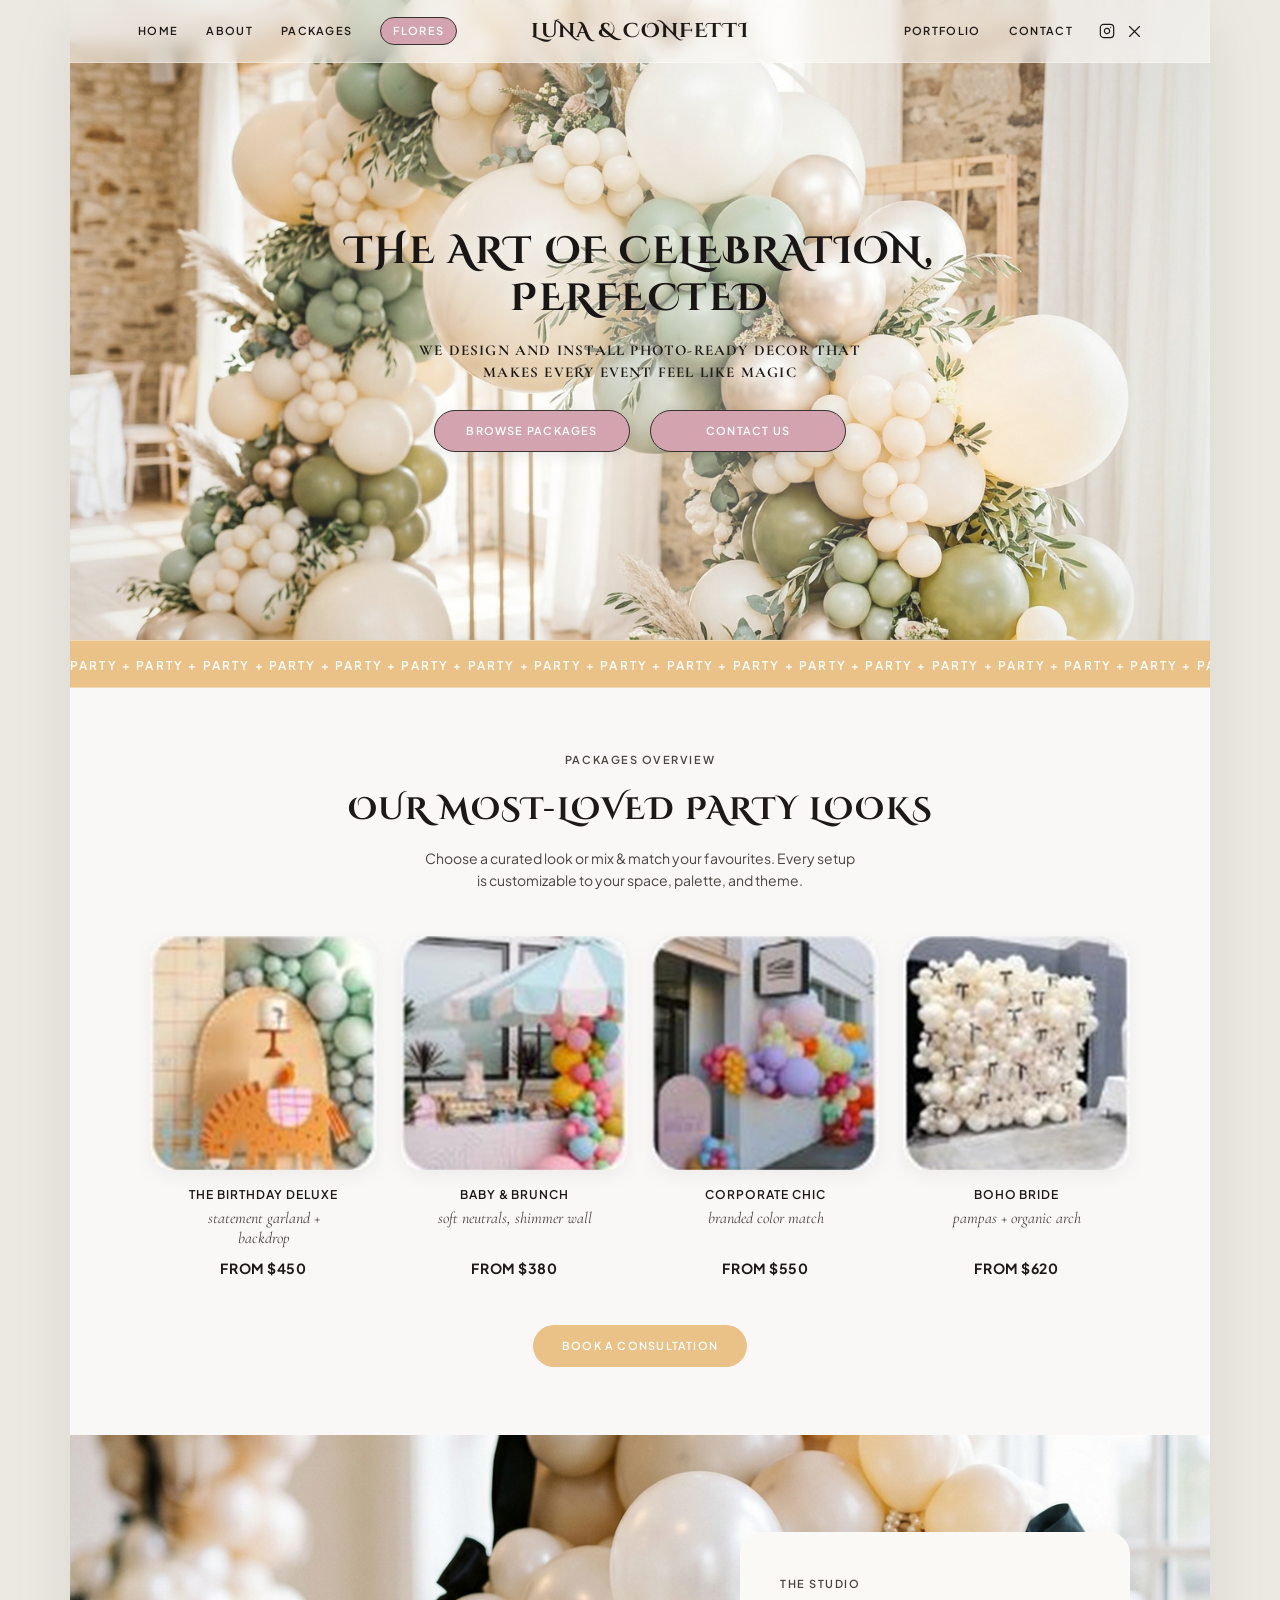
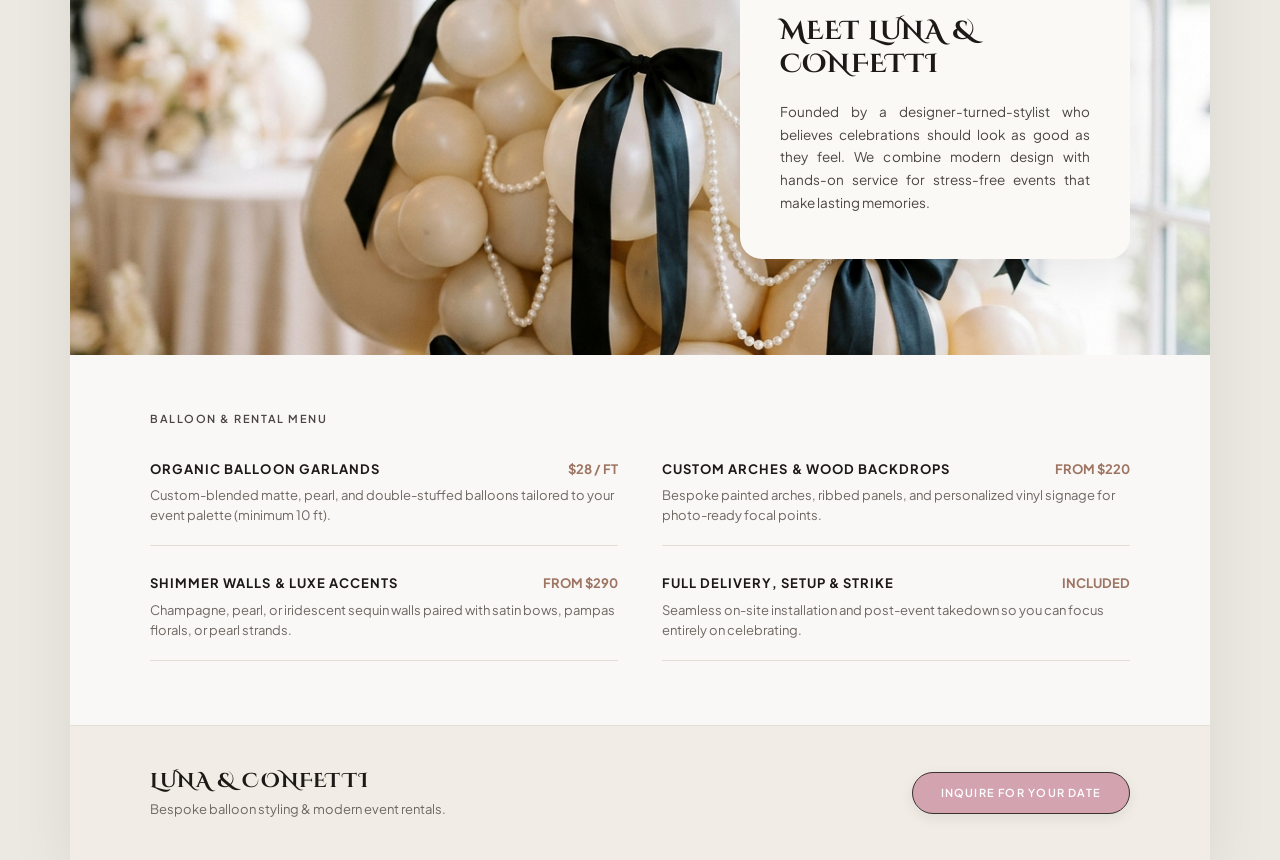
<file: index.html>
<!DOCTYPE html>
<html lang="en">
<head>
  <meta charset="UTF-8">
  <meta name="viewport" content="width=device-width, initial-scale=1.0">
  <title>Luna &amp; Confetti — The Art of Celebration, Perfected</title>
  <!-- Google Fonts for Editorial High-Contrast Serif & Clean Geometric Sans -->
  <link rel="preconnect" href="https://fonts.googleapis.com">
  <link rel="preconnect" href="https://fonts.gstatic.com" crossorigin>
  <link href="https://fonts.googleapis.com/css2?family=Cinzel+Decorative:wght@700&family=Cormorant+Garamond:ital,wght@0,500;0,600;0,700;1,400;1,500&family=Plus+Jakarta+Sans:wght@400;500;600;700&display=swap" rel="stylesheet">
  <link rel="stylesheet" href="style.css">
</head>
<body>

  <div class="page-wrapper">

    <!-- =================================================================
         1. HERO SECTION + TRANSLUCENT TOP NAVBAR
         ================================================================= -->
    <section class="hero-section" id="home">
      <header class="site-header">
        <div class="header-inner">
          <nav class="nav-left" aria-label="Primary Left Navigation">
            <a href="#home">HOME</a>
            <a href="#about">ABOUT</a>
            <a href="#packages">PACKAGES</a>
            <a href="flores.html" class="nav-flowers-link">FLORES</a>
          </nav>

          <a href="#home" class="brand-logo">LUNA &amp; CONFETTI</a>

          <div class="nav-right">
            <nav class="nav-links-right" aria-label="Primary Right Navigation">
              <a href="#menu">PORTFOLIO</a>
              <a href="#contact">CONTACT</a>
            </nav>
            <div class="social-icons">
              <!-- Instagram Icon -->
              <a href="https://instagram.com" target="_blank" rel="noopener" aria-label="Instagram" class="icon-link">
                <svg viewBox="0 0 24 24" width="16" height="16" fill="none" stroke="currentColor" stroke-width="1.8" stroke-linecap="round" stroke-linejoin="round">
                  <rect x="2" y="2" width="20" height="20" rx="5" ry="5"></rect>
                  <path d="M16 11.37A4 4 0 1 1 12.63 8 4 4 0 0 1 16 11.37z"></path>
                  <line x1="17.5" y1="6.5" x2="17.51" y2="6.5"></line>
                </svg>
              </a>
              <!-- X / Twitter Icon -->
              <a href="https://x.com" target="_blank" rel="noopener" aria-label="X" class="icon-link">
                <svg viewBox="0 0 24 24" width="15" height="15" fill="none" stroke="currentColor" stroke-width="1.8" stroke-linecap="round" stroke-linejoin="round">
                  <path d="M4 4l16 16M20 4L4 20"></path>
                </svg>
              </a>
            </div>
          </div>
        </div>
      </header>

      <div class="hero-content">
        <h1 class="hero-title">
          THE ART OF CELEBRATION,<br>
          PERFECTED
        </h1>
        <p class="hero-subtitle">
          WE DESIGN AND INSTALL PHOTO-READY DECOR THAT<br>
          MAKES EVERY EVENT FEEL LIKE MAGIC
        </p>
        <div class="hero-buttons">
          <a href="#packages" class="btn-pill btn-rose">BROWSE PACKAGES</a>
          <a href="#contact" class="btn-pill btn-rose">CONTACT US</a>
        </div>
      </div>
    </section>

    <!-- =================================================================
         2. GOLD TICKER / MARQUEE BANNER
         ================================================================= -->
    <div class="marquee-bar" aria-label="Party Marquee">
      <div class="marquee-track">
        <span>PARTY + PARTY + PARTY + PARTY + PARTY + PARTY + PARTY + PARTY + PARTY + PARTY + PARTY + PARTY + PARTY + PARTY + PARTY + PARTY + </span>
        <span aria-hidden="true">PARTY + PARTY + PARTY + PARTY + PARTY + PARTY + PARTY + PARTY + PARTY + PARTY + PARTY + PARTY + PARTY + PARTY + PARTY + PARTY + </span>
      </div>
    </div>

    <!-- =================================================================
         3. PACKAGES OVERVIEW ("OUR MOST-LOVED PARTY LOOKS")
         ================================================================= -->
    <section class="packages-section" id="packages">
      <div class="section-container">
        <p class="eyebrow">PACKAGES OVERVIEW</p>
        <h2 class="section-title">OUR MOST-LOVED PARTY LOOKS</h2>
        <p class="section-subtitle">
          Choose a curated look or mix &amp; match your favourites. Every setup<br>
          is customizable to your space, palette, and theme.
        </p>

        <div class="packages-grid">
          <!-- Card 1 -->
          <article class="package-card">
            <div class="card-image-wrap">
              <img src="assets/card-1.jpg" alt="The Birthday Deluxe — statement garland and backdrop">
            </div>
            <h3 class="card-title">THE BIRTHDAY DELUXE</h3>
            <p class="card-desc">statement garland +<br>backdrop</p>
            <p class="card-price">FROM $450</p>
          </article>

          <!-- Card 2 -->
          <article class="package-card">
            <div class="card-image-wrap">
              <img src="assets/card-2.jpg" alt="Baby & Brunch — soft neutrals, shimmer wall">
            </div>
            <h3 class="card-title">BABY &amp; BRUNCH</h3>
            <p class="card-desc">soft neutrals, shimmer wall</p>
            <p class="card-price">FROM $380</p>
          </article>

          <!-- Card 3 -->
          <article class="package-card">
            <div class="card-image-wrap">
              <img src="assets/card-3.jpg" alt="Corporate Chic — branded color match">
            </div>
            <h3 class="card-title">CORPORATE CHIC</h3>
            <p class="card-desc">branded color match</p>
            <p class="card-price">FROM $550</p>
          </article>

          <!-- Card 4 -->
          <article class="package-card">
            <div class="card-image-wrap">
              <img src="assets/card-4.jpg" alt="Boho Bride — pampas + organic arch">
            </div>
            <h3 class="card-title">BOHO BRIDE</h3>
            <p class="card-desc">pampas + organic arch</p>
            <p class="card-price">FROM $620</p>
          </article>
        </div>

        <div class="packages-cta">
          <a href="#contact" class="btn-pill btn-gold">BOOK A CONSULTATION</a>
        </div>
      </div>
    </section>

    <!-- =================================================================
         4. THE STUDIO ("MEET LUNA & CONFETTI")
         ================================================================= -->
    <section class="studio-section" id="about">
      <div class="studio-container">
        <div class="studio-card">
          <p class="eyebrow studio-eyebrow">THE STUDIO</p>
          <h2 class="studio-title">
            MEET LUNA &amp;<br>
            CONFETTI
          </h2>
          <p class="studio-text">
            Founded by a designer-turned-stylist who believes celebrations should look as good as they feel. We combine modern design with hands-on service for stress-free events that make lasting memories.
          </p>
        </div>
      </div>
    </section>

    <!-- =================================================================
         5. BALLOON & RENTAL MENU + FOOTER
         ================================================================= -->
    <section class="rental-menu-section" id="menu">
      <div class="section-container">
        <p class="eyebrow eyebrow-left">BALLOON &amp; RENTAL MENU</p>

        <div class="rental-grid">
          <div class="rental-item">
            <div class="rental-header">
              <h4>ORGANIC BALLOON GARLANDS</h4>
              <span class="rental-price">$28 / FT</span>
            </div>
            <p>Custom-blended matte, pearl, and double-stuffed balloons tailored to your event palette (minimum 10 ft).</p>
          </div>

          <div class="rental-item">
            <div class="rental-header">
              <h4>CUSTOM ARCHES &amp; WOOD BACKDROPS</h4>
              <span class="rental-price">FROM $220</span>
            </div>
            <p>Bespoke painted arches, ribbed panels, and personalized vinyl signage for photo-ready focal points.</p>
          </div>

          <div class="rental-item">
            <div class="rental-header">
              <h4>SHIMMER WALLS &amp; LUXE ACCENTS</h4>
              <span class="rental-price">FROM $290</span>
            </div>
            <p>Champagne, pearl, or iridescent sequin walls paired with satin bows, pampas florals, or pearl strands.</p>
          </div>

          <div class="rental-item">
            <div class="rental-header">
              <h4>FULL DELIVERY, SETUP &amp; STRIKE</h4>
              <span class="rental-price">INCLUDED</span>
            </div>
            <p>Seamless on-site installation and post-event takedown so you can focus entirely on celebrating.</p>
          </div>
        </div>
      </div>
    </section>

    <footer class="site-footer" id="contact">
      <div class="section-container footer-inner">
        <div class="footer-brand">
          <span class="brand-logo">LUNA &amp; CONFETTI</span>
          <p>Bespoke balloon styling &amp; modern event rentals.</p>
        </div>
        <div class="footer-actions">
          <a href="mailto:hello@lunaandconfetti.com" class="btn-pill btn-rose">INQUIRE FOR YOUR DATE</a>
        </div>
      </div>
    </footer>

  </div>

</body>
</html>
</file>
<file: style.css>
/* ==========================================================================
   LUNA & CONFETTI — LUXURY EVENT & BALLOON STYLING TEMPLATE
   ========================================================================== */

:root {
  --bg-ivory: #f9f8f6;
  --bg-card: #faf9f6;
  --text-dark: #1c1917;
  --text-body: #4a4541;
  --text-muted: #6e6762;
  --rose-pill: #d4a3b0;
  --rose-pill-hover: #c58f9d;
  --gold-bar: #eac288;
  --gold-hover: #dfb373;
  --border-dark: #3a322e;
  --font-display: "Cinzel Decorative", "Cormorant Garamond", Georgia, serif;
  --font-serif: "Cormorant Garamond", Georgia, serif;
  --font-sans: "Plus Jakarta Sans", -apple-system, BlinkMacSystemFont, "Segoe UI", Roboto, sans-serif;
}

*,
*::before,
*::after {
  box-sizing: border-box;
  margin: 0;
  padding: 0;
}

html {
  scroll-behavior: smooth;
}

body {
  background-color: #ece9e2;
  color: var(--text-dark);
  font-family: var(--font-sans);
  -webkit-font-smoothing: antialiased;
  line-height: 1.5;
}

a {
  color: inherit;
  text-decoration: none;
  transition: all 0.25s ease;
}

img {
  max-width: 100%;
  display: block;
}

/* Central container matching the editorial presentation */
.page-wrapper {
  max-width: 1140px;
  margin: 0 auto;
  background-color: var(--bg-ivory);
  box-shadow: 0 20px 60px rgba(0, 0, 0, 0.08);
  overflow: hidden;
}

/* ==========================================================================
   1. HERO SECTION & TRANSLUCENT NAVBAR
   ========================================================================== */
.hero-section {
  position: relative;
  min-height: 640px;
  background-color: #dfd9cc;
  background-image:
    radial-gradient(circle at 50% 54%, rgba(255, 253, 248, 0.45) 0%, rgba(255, 253, 248, 0.12) 55%, rgba(0, 0, 0, 0.08) 100%),
    url("assets/hero-balloons.jpg");
  background-size: cover;
  background-position: center;
  display: flex;
  flex-direction: column;
  justify-content: center;
  align-items: center;
  text-align: center;
  padding: 110px 24px 70px;
}

.site-header {
  position: absolute;
  top: 0;
  left: 0;
  right: 0;
  z-index: 20;
  background: rgba(252, 250, 246, 0.58);
  backdrop-filter: blur(8px);
  -webkit-backdrop-filter: blur(8px);
  border-bottom: 1px solid rgba(255, 255, 255, 0.35);
}

.header-inner {
  max-width: 1060px;
  margin: 0 auto;
  padding: 16px 28px;
  display: grid;
  grid-template-columns: 1fr auto 1fr;
  align-items: center;
}

.nav-left,
.nav-links-right {
  display: flex;
  align-items: center;
  gap: 28px;
}

.nav-left a,
.nav-links-right a {
  font-size: 11px;
  font-weight: 600;
  letter-spacing: 0.12em;
  text-transform: uppercase;
  color: var(--text-dark);
}

.nav-left a:hover,
.nav-links-right a:hover {
  opacity: 0.65;
}

.nav-flowers-link {
  background-color: var(--rose-pill);
  color: #ffffff !important;
  padding: 5px 12px;
  border-radius: 999px;
  border: 1px solid var(--border-dark);
}

.nav-flowers-link:hover {
  background-color: var(--rose-pill-hover);
  opacity: 1 !important;
}

.brand-logo {
  font-family: var(--font-display);
  font-size: 20px;
  font-weight: 700;
  letter-spacing: 0.06em;
  color: var(--text-dark);
  text-transform: uppercase;
  white-space: nowrap;
}

.nav-right {
  display: flex;
  align-items: center;
  justify-content: flex-end;
  gap: 26px;
}

.social-icons {
  display: flex;
  align-items: center;
  gap: 12px;
}

.icon-link {
  display: inline-flex;
  align-items: center;
  justify-content: center;
  color: var(--text-dark);
}

.icon-link:hover {
  opacity: 0.65;
}

/* Hero Center Typography & Buttons */
.hero-content {
  max-width: 680px;
  margin: 0 auto;
  z-index: 5;
}

.hero-title {
  font-family: var(--font-display);
  font-size: clamp(26px, 3.5vw, 38px);
  font-weight: 700;
  line-height: 1.24;
  letter-spacing: 0.04em;
  color: #191615;
  text-shadow: 0 2px 18px rgba(255, 255, 255, 0.75);
  margin-bottom: 18px;
}

.hero-subtitle {
  font-family: var(--font-serif);
  font-size: clamp(13px, 1.4vw, 15px);
  font-weight: 700;
  letter-spacing: 0.08em;
  line-height: 1.45;
  text-transform: uppercase;
  color: #1f1b18;
  text-shadow: 0 1px 12px rgba(255, 255, 255, 0.8);
  margin-bottom: 26px;
}

.hero-buttons {
  display: flex;
  align-items: center;
  justify-content: center;
  gap: 20px;
  flex-wrap: wrap;
}

.btn-pill {
  display: inline-flex;
  align-items: center;
  justify-content: center;
  min-width: 196px;
  padding: 12px 28px;
  border-radius: 999px;
  font-size: 11px;
  font-weight: 600;
  letter-spacing: 0.11em;
  text-transform: uppercase;
  cursor: pointer;
}

.btn-rose {
  background-color: var(--rose-pill);
  color: #ffffff;
  border: 1px solid var(--border-dark);
  box-shadow: 0 4px 14px rgba(0, 0, 0, 0.08);
}

.btn-rose:hover {
  background-color: var(--rose-pill-hover);
  transform: translateY(-1px);
}

.btn-gold {
  background-color: var(--gold-bar);
  color: #ffffff;
  border: 1px solid transparent;
}

.btn-gold:hover {
  background-color: var(--gold-hover);
  transform: translateY(-1px);
}

/* ==========================================================================
   2. GOLD MARQUEE / TICKER STRIP
   ========================================================================== */
.marquee-bar {
  background-color: var(--gold-bar);
  color: #ffffff;
  padding: 11px 0;
  overflow: hidden;
  white-space: nowrap;
  border-top: 1px solid rgba(255, 255, 255, 0.35);
  border-bottom: 1px solid rgba(255, 255, 255, 0.35);
}

.marquee-track {
  display: inline-block;
  white-space: nowrap;
  animation: marquee-scroll 28s linear infinite;
}

.marquee-track span {
  font-size: 12px;
  font-weight: 600;
  letter-spacing: 0.18em;
  text-transform: uppercase;
}

@keyframes marquee-scroll {
  0% {
    transform: translateX(0);
  }
  100% {
    transform: translateX(-50%);
  }
}

/* ==========================================================================
   3. PACKAGES OVERVIEW SECTION
   ========================================================================== */
.packages-section {
  background-color: var(--bg-ivory);
  padding: 64px 28px 68px;
  text-align: center;
}

.section-container {
  max-width: 980px;
  margin: 0 auto;
}

.eyebrow {
  font-size: 11px;
  font-weight: 600;
  letter-spacing: 0.14em;
  text-transform: uppercase;
  color: var(--text-body);
  margin-bottom: 18px;
}

.section-title {
  font-family: var(--font-display);
  font-size: clamp(22px, 2.8vw, 31px);
  font-weight: 700;
  letter-spacing: 0.05em;
  text-transform: uppercase;
  color: var(--text-dark);
  margin-bottom: 14px;
}

.section-subtitle {
  font-size: 14px;
  color: var(--text-body);
  line-height: 1.6;
  max-width: 540px;
  margin: 0 auto 44px;
}

/* 4-Column Package Cards Grid */
.packages-grid {
  display: grid;
  grid-template-columns: repeat(4, 1fr);
  gap: 24px;
  margin-bottom: 46px;
}

.package-card {
  display: flex;
  flex-direction: column;
  align-items: center;
  text-align: center;
}

.card-image-wrap {
  width: 100%;
  aspect-ratio: 1 / 1.03;
  border-radius: 20px;
  overflow: hidden;
  margin-bottom: 16px;
  background-color: #ece6dd;
  box-shadow: 0 6px 20px rgba(0, 0, 0, 0.05);
}

.card-image-wrap img {
  width: 100%;
  height: 100%;
  object-fit: cover;
  transition: transform 0.4s ease;
}

.package-card:hover .card-image-wrap img {
  transform: scale(1.04);
}

.card-title {
  font-size: 12px;
  font-weight: 600;
  letter-spacing: 0.08em;
  text-transform: uppercase;
  color: var(--text-dark);
  margin-bottom: 4px;
}

.card-desc {
  font-family: var(--font-serif);
  font-style: italic;
  font-size: 16px;
  line-height: 1.25;
  color: var(--text-body);
  min-height: 40px;
  display: flex;
  align-items: flex-start;
  justify-content: center;
  margin-bottom: 10px;
}

.card-price {
  font-size: 14px;
  font-weight: 700;
  letter-spacing: 0.04em;
  color: var(--text-dark);
}

.packages-cta {
  margin-top: 8px;
}

/* ==========================================================================
   4. THE STUDIO ("MEET LUNA & CONFETTI")
   ========================================================================== */
.studio-section {
  position: relative;
  min-height: 520px;
  background-color: #e2dad0;
  background-image: url("assets/studio-bows.jpg");
  background-size: cover;
  background-position: center;
  display: flex;
  align-items: center;
  padding: 64px 28px;
}

.studio-container {
  max-width: 980px;
  width: 100%;
  margin: 0 auto;
  display: flex;
  justify-content: flex-end;
}

.studio-card {
  background-color: var(--bg-card);
  border-radius: 22px;
  padding: 44px 40px;
  max-width: 390px;
  width: 100%;
  box-shadow: 0 18px 45px rgba(0, 0, 0, 0.08);
  text-align: left;
}

.studio-eyebrow {
  margin-bottom: 24px;
}

.studio-title {
  font-family: var(--font-display);
  font-size: 26px;
  font-weight: 700;
  line-height: 1.25;
  letter-spacing: 0.04em;
  color: var(--text-dark);
  margin-bottom: 20px;
}

.studio-text {
  font-size: 13.5px;
  line-height: 1.68;
  color: var(--text-body);
  text-align: justify;
}

/* ==========================================================================
   5. BALLOON & RENTAL MENU + FOOTER
   ========================================================================== */
.rental-menu-section {
  background-color: var(--bg-ivory);
  padding: 56px 28px 64px;
}

.eyebrow-left {
  text-align: left;
  margin-bottom: 32px;
}

.rental-grid {
  display: grid;
  grid-template-columns: repeat(2, 1fr);
  gap: 28px 44px;
}

.rental-item {
  padding-bottom: 20px;
  border-bottom: 1px solid #e2ddd5;
}

.rental-header {
  display: flex;
  align-items: baseline;
  justify-content: space-between;
  gap: 12px;
  margin-bottom: 6px;
}

.rental-header h4 {
  font-size: 13px;
  font-weight: 700;
  letter-spacing: 0.08em;
  text-transform: uppercase;
}

.rental-price {
  font-size: 13px;
  font-weight: 700;
  color: #9e7462;
  white-space: nowrap;
}

.rental-item p {
  font-size: 13px;
  color: var(--text-muted);
  line-height: 1.55;
}

.site-footer {
  background-color: #f1ede6;
  border-top: 1px solid #e2ddd5;
  padding: 40px 28px;
}

.footer-inner {
  display: flex;
  align-items: center;
  justify-content: space-between;
  gap: 24px;
  flex-wrap: wrap;
}

.footer-brand p {
  font-size: 13px;
  color: var(--text-muted);
  margin-top: 4px;
}

/* ==========================================================================
   RESPONSIVE BREAKPOINTS
   ========================================================================== */
@media (max-width: 900px) {
  .header-inner {
    grid-template-columns: 1fr;
    gap: 12px;
    text-align: center;
  }
  .nav-left,
  .nav-right {
    justify-content: center;
  }
  .packages-grid {
    grid-template-columns: repeat(2, 1fr);
  }
  .studio-container {
    justify-content: center;
  }
  .rental-grid {
    grid-template-columns: 1fr;
  }
}

@media (max-width: 540px) {
  .packages-grid {
    grid-template-columns: 1fr;
    max-width: 320px;
    margin-left: auto;
    margin-right: auto;
  }
  .studio-card {
    padding: 32px 24px;
  }
}
</file>
